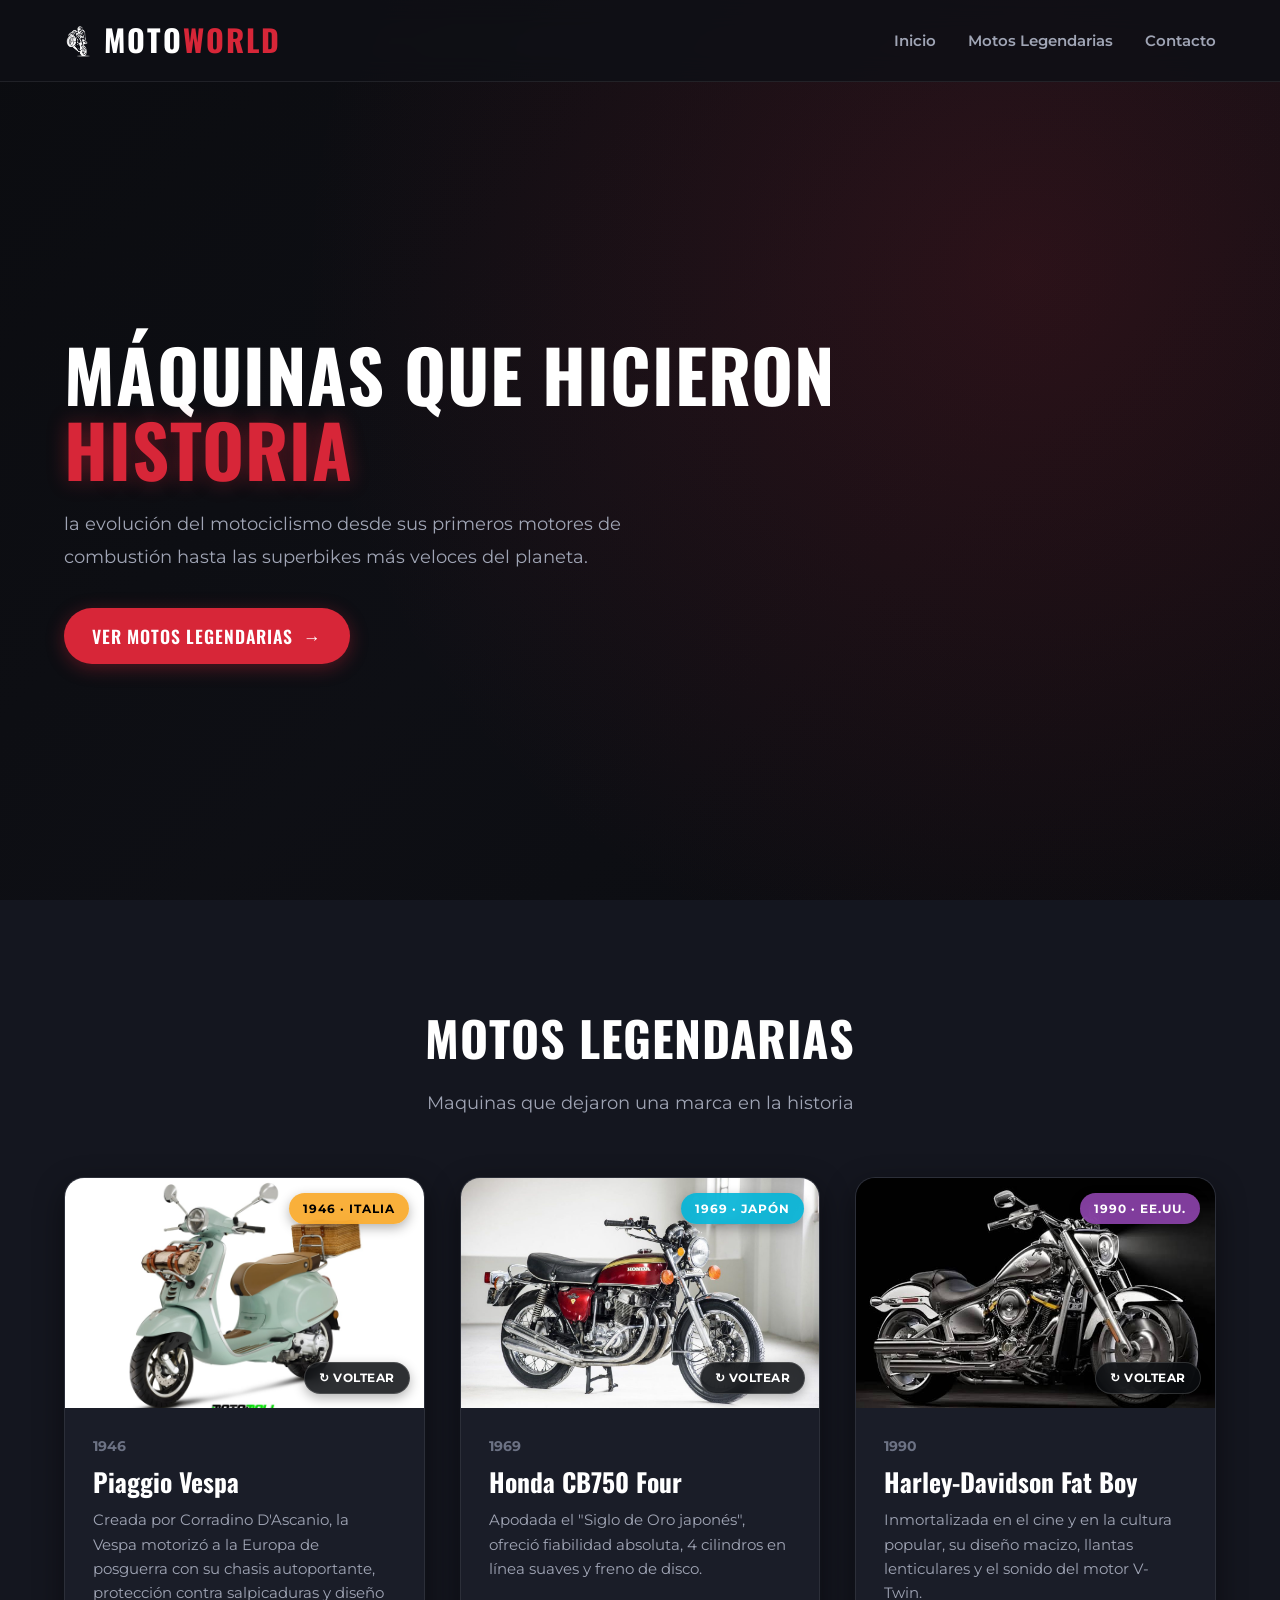
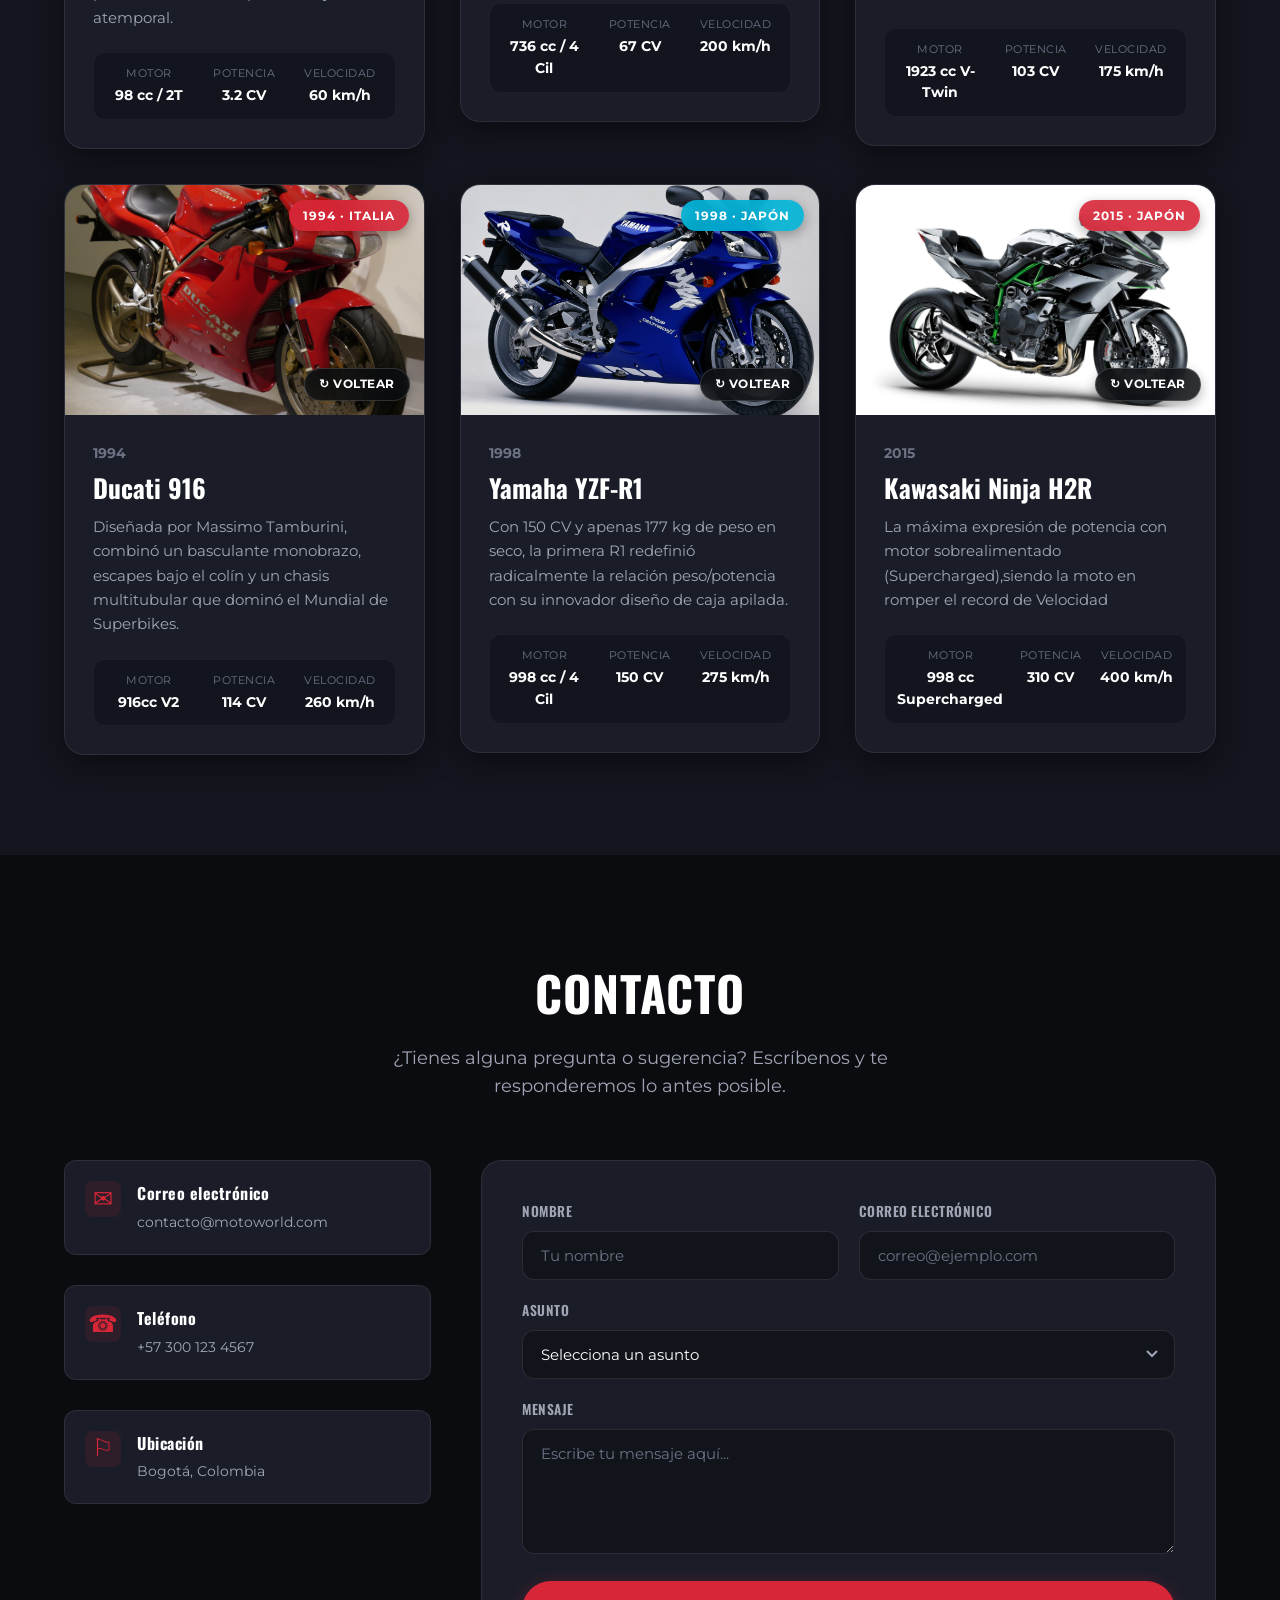
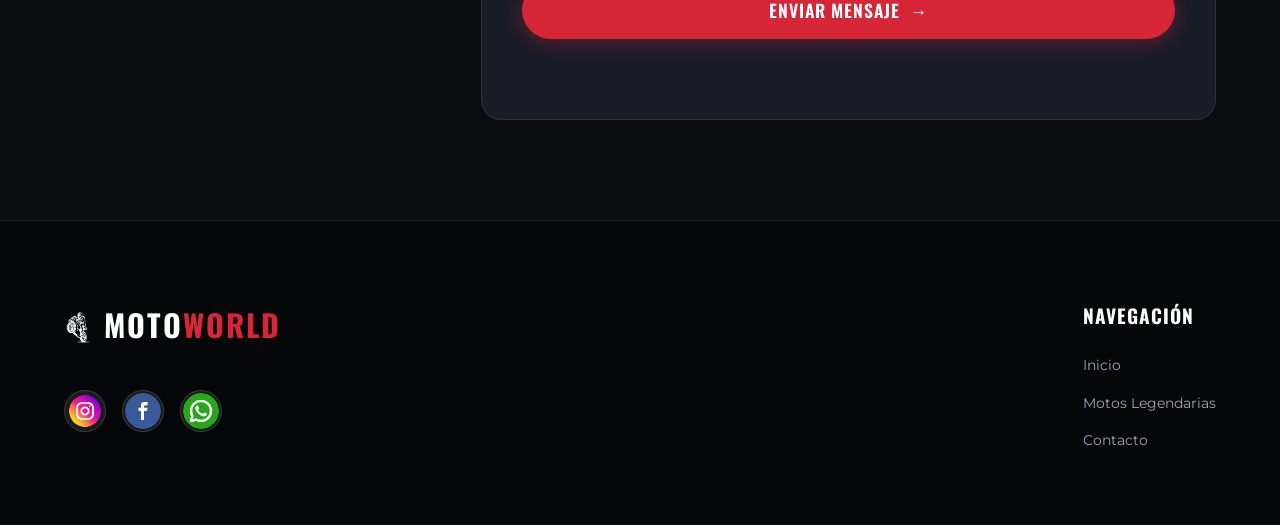
<file: index.html>
<!DOCTYPE html>
<html lang="es">
<head>
    <meta charset="UTF-8">
    <meta name="viewport" content="width=device-width, initial-scale=1.0">
    <meta name="description" content="MotoWorld - Revista digital de motociclismo, historia, motos legendarias y cultura biker.">

    <title>MotoWorld</title>

    <link rel="preconnect" href="https://fonts.googleapis.com">
    <link rel="preconnect" href="https://fonts.gstatic.com" crossorigin>
    <link href="https://fonts.googleapis.com/css2?family=Montserrat:ital,wght@0,300;0,400;0,500;0,600;0,700;0,800;1,400&family= Oswald:wght@400;500;600;700&display=swap" rel="stylesheet">


    <link rel="stylesheet" href="css/style.css">
</head>
<body>
    <header class="header">
        <nav class="navbar container">
            <a href="#hero" class="logo">
                <img src="img/logo/logo.png" alt="MotoWorld Logo" class="logo-img">
                <span>MOTO<span class="logo-highlight">WORLD</span></span>
            </a>
            <ul class="menu">
                <li><a href="#hero">Inicio</a></li>
                <li><a href="#legendarias">Motos Legendarias</a></li>
                <li><a href="#contacto">Contacto</a></li>
            </ul>
        </nav>
    </header>
    <main>
        <section id="hero" class="hero-section">
            <div class="hero-overlay"></div>
            <div class="container hero-container">
                <div class="hero-content">
                    <h1 class="hero-title">
                        MÁQUINAS QUE HICIERON <span class="highlight-text">HISTORIA</span>
                    </h1>
                    <p class="hero-description">
                        la evolución del motociclismo desde sus primeros motores de combustión hasta las superbikes más veloces del planeta.
                    </p>
                    <div class="hero-buttons">
                        <a href="#legendarias" class="btn btn-primary">
                            <span>Ver Motos Legendarias</span>
                            <span class="btn-arrow">→</span>
                        </a>
                    </div>
                </div>
            </div>
        </section>
        <section id="legendarias" class="section legendarias-section">
            <div class="container">
                <div class="section-header text-center">
                    <h2 class="section-title">Motos Legendarias</h2>
                    <p class="section-subtitle">
                        Maquinas que dejaron una marca en la historia
                    </p>
                </div>
                <div class="cards-grid">
                    <article class="card" tabindex="0" aria-label="Piaggio Vespa">
                        <div class="card-inner">
                            <div class="card-face card-front">
                                <div class="card-img-container">
                                    <img src="img/legendary/vespa.jpeg" alt="Piaggio Vespa" class="card-img" loading="lazy">
                                    <span class="card-badge badge-classic">1946 · Italia</span>
                                    <span class="card-flip-hint">↻ Voltear</span>
                                </div>
                                <div class="card-body">
                                    <div class="card-meta">
                                        <span class="card-year">1946</span>
                                    </div>
                                    <h3 class="card-title">Piaggio Vespa</h3>
                                    <p class="card-desc">
                                        Creada por Corradino D'Ascanio, la Vespa motorizó a la Europa de posguerra con su chasis autoportante, protección contra salpicaduras y diseño atemporal.
                                    </p>
                                    <div class="card-specs">
                                        <div class="spec-box">
                                            <span class="spec-label">Motor</span>
                                            <span class="spec-val">98 cc / 2T</span>
                                        </div>
                                        <div class="spec-box">
                                            <span class="spec-label">Potencia</span>
                                            <span class="spec-val">3.2 CV</span>
                                        </div>
                                        <div class="spec-box">
                                            <span class="spec-label">Velocidad</span>
                                            <span class="spec-val">60 km/h</span>
                                        </div>
                                    </div>
                                </div>
                            </div>
                            <div class="card-face card-back">
                                <div class="card-img-container">
                                    <img src="img/legendary/vespa_back.jpg" alt="Vespa detalle velocímetro" class="card-img" loading="lazy">
                                    <span class="card-badge badge-classic">Detalle Clásico</span>
                                    <span class="card-flip-hint">↺ Volver</span>
                                </div>
                                <div class="card-body">
                                    <div class="card-meta">
                                        <span class="card-back-tag">Ingeniería & Legado</span>
                                    </div>
                                    <h3 class="card-title">Icono del Diseño</h3>
                                    <p class="card-desc">
                                        Su elegante manillar con faro redondo y chasis de chapa estampada nacieron inspirados en trenes de aterrizaje aeronáuticos, redefiniendo el transporte urbano.
                                    </p>
                                    <div class="card-specs">
                                        <div class="spec-box">
                                            <span class="spec-label">Chasis</span>
                                            <span class="spec-val">Aeronáutico</span>
                                        </div>
                                        <div class="spec-box">
                                            <span class="spec-label">Ventas</span>
                                            <span class="spec-val">+1M en 10 años</span>
                                        </div>
                                        <div class="spec-box">
                                            <span class="spec-label">Cine</span>
                                            <span class="spec-val">Vacaciones en Roma</span>
                                        </div>
                                    </div>
                                </div>
                            </div>
                        </div>
                    </article>

                    <article class="card" tabindex="0" aria-label="Honda CB750 Four">
                        <div class="card-inner">
                            <div class="card-face card-front">
                                <div class="card-img-container">
                                    <img src="img/legendary/HondaCB750.jpg" alt="Honda CB750 Four" class="card-img" loading="lazy">
                                    <span class="card-badge badge-superbike">1969 · Japón</span>
                                    <span class="card-flip-hint">↻ Voltear</span>
                                </div>
                                <div class="card-body">
                                    <div class="card-meta">
                                        <span class="card-year">1969</span>
                                    </div>
                                    <h3 class="card-title">Honda CB750 Four</h3>
                                    <p class="card-desc">
                                        Apodada el "Siglo de Oro japonés", ofreció fiabilidad absoluta, 4 cilindros en línea suaves y freno de disco.
                                    </p>
                                    <div class="card-specs">
                                        <div class="spec-box">
                                            <span class="spec-label">Motor</span>
                                            <span class="spec-val">736 cc / 4 Cil</span>
                                        </div>
                                        <div class="spec-box">
                                            <span class="spec-label">Potencia</span>
                                            <span class="spec-val">67 CV</span>
                                        </div>
                                        <div class="spec-box">
                                            <span class="spec-label">Velocidad</span>
                                            <span class="spec-val">200 km/h</span>
                                        </div>
                                    </div>
                                </div>
                            </div>
                            <div class="card-face card-back">
                                <div class="card-img-container">
                                    <img src="img/legendary/HondaCB750_back.jpg" alt="Honda CB750 motor cromado" class="card-img" loading="lazy">
                                    <span class="card-badge badge-superbike">Detalle Motor</span>
                                    <span class="card-flip-hint">↺ Volver</span>
                                </div>
                                <div class="card-body">
                                    <div class="card-meta">
                                        <span class="card-back-tag">Mecánica Legendaria</span>
                                    </div>
                                    <h3 class="card-title">La Primera Superbike</h3>
                                    <p class="card-desc">
                                        Sus cuatro tubos de escape cromados independientes y su bloque transversal sin vibracione.
                                    </p>
                                    <div class="card-specs">
                                        <div class="spec-box">
                                            <span class="spec-label">Escapes</span>
                                            <span class="spec-val">4 en 4 Cromados</span>
                                        </div>
                                        <div class="spec-box">
                                            <span class="spec-label">Frenado</span>
                                            <span class="spec-val">Disco Hidráulico</span>
                                        </div>
                                        <div class="spec-box">
                                            <span class="spec-label">Impacto</span>
                                            <span class="spec-val">Revolución Total</span>
                                        </div>
                                    </div>
                                </div>
                            </div>
                        </div>
                    </article>

                    <article class="card" tabindex="0" aria-label="Harley-Davidson Fat Boy">
                        <div class="card-inner">
                            <div class="card-face card-front">
                                <div class="card-img-container">
                                    <img src="img/legendary/FatBoy.jpg" alt="Harley-Davidson Cruiser" class="card-img" loading="lazy">
                                    <span class="card-badge badge-custom">1990 · EE.UU.</span>
                                    <span class="card-flip-hint">↻ Voltear</span>
                                </div>
                                <div class="card-body">
                                    <div class="card-meta">
                                        <span class="card-year">1990</span>
                                    </div>
                                    <h3 class="card-title">Harley-Davidson Fat Boy</h3>
                                    <p class="card-desc">
                                        Inmortalizada en el cine y en la cultura popular, su diseño macizo, llantas lenticulares y el sonido del motor V-Twin.
                                    </p>
                                    <div class="card-specs">
                                        <div class="spec-box">
                                            <span class="spec-label">Motor</span>
                                            <span class="spec-val">1923 cc V-Twin</span>
                                        </div>
                                        <div class="spec-box">
                                            <span class="spec-label">Potencia</span>
                                            <span class="spec-val">103 CV</span>
                                        </div>
                                        <div class="spec-box">
                                            <span class="spec-label">Velocidad</span>
                                            <span class="spec-val">175 km/h</span>
                                        </div>
                                    </div>
                                </div>
                            </div>
                            <div class="card-face card-back">
                                <div class="card-img-container">
                                    <img src="img/legendary/FatBoy_back.jpg" alt="Harley-Davidson Fat Boy llantas y escape" class="card-img" loading="lazy">
                                    <span class="card-badge badge-custom">Detalle Cruiser</span>
                                    <span class="card-flip-hint">↺ Volver</span>
                                </div>
                                <div class="card-body">
                                    <div class="card-meta">
                                        <span class="card-back-tag">Músculo & Hollywood</span>
                                    </div>
                                    <h3 class="card-title">Puro Acero de Milwaukee</h3>
                                    <p class="card-desc">
                                        Sus ruedas macizas de aluminio sin radios "Solid Cast Disc" y sus escapes paralelos escopeta crearon la silueta cruiser más reconocible y musculosa del planeta.
                                    </p>
                                    <div class="card-specs">
                                        <div class="spec-box">
                                            <span class="spec-label">Llantas</span>
                                            <span class="spec-val">Solid Disc 16"</span>
                                        </div>
                                        <div class="spec-box">
                                            <span class="spec-label">Cine</span>
                                            <span class="spec-val">Terminator 2</span>
                                        </div>
                                        <div class="spec-box">
                                            <span class="spec-label">Carácter</span>
                                            <span class="spec-val">V-Twin 45°</span>
                                        </div>
                                    </div>
                                </div>
                            </div>
                        </div>
                    </article>

                    <article class="card" tabindex="0" aria-label="Ducati 916">
                        <div class="card-inner">
                            <div class="card-face card-front">
                                <div class="card-img-container">
                                    <img src="img/legendary/Ducati916.jpg" alt="Ducati Superbike" class="card-img" loading="lazy">
                                    <span class="card-badge badge-racing">1994 · Italia</span>
                                    <span class="card-flip-hint">↻ Voltear</span>
                                </div>
                                <div class="card-body">
                                    <div class="card-meta">
                                        <span class="card-year">1994</span>
                                    </div>
                                    <h3 class="card-title">Ducati 916</h3>
                                    <p class="card-desc">
                                        Diseñada por Massimo Tamburini, combinó un basculante monobrazo, escapes bajo el colín y un chasis multitubular que dominó el Mundial de Superbikes.
                                    </p>
                                    <div class="card-specs">
                                        <div class="spec-box">
                                            <span class="spec-label">Motor</span>
                                            <span class="spec-val">916cc V2</span>
                                        </div>
                                        <div class="spec-box">
                                            <span class="spec-label">Potencia</span>
                                            <span class="spec-val">114 CV</span>
                                        </div>
                                        <div class="spec-box">
                                            <span class="spec-label">Velocidad</span>
                                            <span class="spec-val">260 km/h</span>
                                        </div>
                                    </div>
                                </div>
                            </div>
                            <div class="card-face card-back">
                                <div class="card-img-container">
                                    <img src="img/legendary/Ducati916_back.jpg" alt="Ducati 916 escape colín y basculante" class="card-img" loading="lazy">
                                    <span class="card-badge badge-racing">Detalle Racing</span>
                                    <span class="card-flip-hint">↺ Volver</span>
                                </div>
                                <div class="card-body">
                                    <div class="card-meta">
                                        <span class="card-back-tag">Perfección Tamburini</span>
                                    </div>
                                    <h3 class="card-title">Obra de Arte en Pista</h3>
                                    <p class="card-desc">
                                        Pionera en situar los silenciadores debajo del colín para optimizar el flujo aerodinámico y dejar a la vista su escultural basculante monobrazo trasero.
                                    </p>
                                    <div class="card-specs">
                                        <div class="spec-box">
                                            <span class="spec-label">Colín</span>
                                            <span class="spec-val">Escape Doble</span>
                                        </div>
                                        <div class="spec-box">
                                            <span class="spec-label">Basculante</span>
                                            <span class="spec-val">Monobrazo GP</span>
                                        </div>
                                        <div class="spec-box">
                                            <span class="spec-label">Palmarés</span>
                                            <span class="spec-val">4x Mundial SBK</span>
                                        </div>
                                    </div>
                                </div>
                            </div>
                        </div>
                    </article>

                    <article class="card" tabindex="0" aria-label="Yamaha YZF-R1">
                        <div class="card-inner">
                            <div class="card-face card-front">
                                <div class="card-img-container">
                                    <img src="img/legendary/YamahaR1.png" alt="Yamaha YZF-R1" class="card-img" loading="lazy">
                                    <span class="card-badge badge-superbike">1998 · Japón</span>
                                    <span class="card-flip-hint">↻ Voltear</span>
                                </div>
                                <div class="card-body">
                                    <div class="card-meta">
                                        <span class="card-year">1998</span>
                                    </div>
                                    <h3 class="card-title">Yamaha YZF-R1</h3>
                                    <p class="card-desc">
                                        Con 150 CV y apenas 177 kg de peso en seco, la primera R1 redefinió radicalmente la relación peso/potencia con su innovador diseño de caja apilada.
                                    </p>
                                    <div class="card-specs">
                                        <div class="spec-box">
                                            <span class="spec-label">Motor</span>
                                            <span class="spec-val">998 cc / 4 Cil</span>
                                        </div>
                                        <div class="spec-box">
                                            <span class="spec-label">Potencia</span>
                                            <span class="spec-val">150 CV</span>
                                        </div>
                                        <div class="spec-box">
                                            <span class="spec-label">Velocidad</span>
                                            <span class="spec-val">275 km/h</span>
                                        </div>
                                    </div>
                                </div>
                            </div>
                            <div class="card-face card-back">
                                <div class="card-img-container">
                                    <img src="img/legendary/YamahaR1_back.jpg" alt="Yamaha R1 cabina deportiva" class="card-img" loading="lazy">
                                    <span class="card-badge badge-superbike">Detalle Cabina</span>
                                    <span class="card-flip-hint">↺ Volver</span>
                                </div>
                                <div class="card-body">
                                    <div class="card-meta">
                                        <span class="card-back-tag">Ingeniería Génesis</span>
                                    </div>
                                    <h3 class="card-title">Revolución Compacta</h3>
                                    <p class="card-desc">
                                        Su motor Genesis de 5 válvulas por cilindro con ejes de transmisión apilados redujo la longitud total del bloque motor, permitiendo agilidad de moto de Gran Premio.
                                    </p>
                                    <div class="card-specs">
                                        <div class="spec-box">
                                            <span class="spec-label">Caja</span>
                                            <span class="spec-val">Ejes Apilados</span>
                                        </div>
                                        <div class="spec-box">
                                            <span class="spec-label">Culata</span>
                                            <span class="spec-val">5 Válvulas / Cil</span>
                                        </div>
                                        <div class="spec-box">
                                            <span class="spec-label">Peso Seco</span>
                                            <span class="spec-val">177 kg</span>
                                        </div>
                                    </div>
                                </div>
                            </div>
                        </div>
                    </article>

                    <article class="card" tabindex="0" aria-label="Kawasaki Ninja H2R">
                        <div class="card-inner">
                            <div class="card-face card-front">
                                <div class="card-img-container">
                                    <img src="img/legendary/KawasakiH2R.jpg" alt="Kawasaki Ninja H2R" class="card-img" loading="lazy">
                                    <span class="card-badge badge-racing">2015 · Japón</span>
                                    <span class="card-flip-hint">↻ Voltear</span>
                                </div>
                                <div class="card-body">
                                    <div class="card-meta">
                                        <span class="card-year">2015</span>
                                    </div>
                                    <h3 class="card-title">Kawasaki Ninja H2R</h3>
                                    <p class="card-desc">
                                        La máxima expresión de potencia con motor sobrealimentado (Supercharged),siendo la moto en romper el record de Velocidad
                                    </p>
                                    <div class="card-specs">
                                        <div class="spec-box">
                                            <span class="spec-label">Motor</span>
                                            <span class="spec-val">998 cc Supercharged</span>
                                        </div>
                                        <div class="spec-box">
                                            <span class="spec-label">Potencia</span>
                                            <span class="spec-val">310 CV</span>
                                        </div>
                                        <div class="spec-box">
                                            <span class="spec-label">Velocidad</span>
                                            <span class="spec-val">400 km/h</span>
                                        </div>
                                    </div>
                                </div>
                            </div>
                            <div class="card-face card-back">
                                <div class="card-img-container">
                                    <img src="img/legendary/KawasakiH2R_back.jpg" alt="Kawasaki Ninja H2R alerones y compresor" class="card-img" loading="lazy">
                                    <span class="card-badge badge-racing">Aero & Supercharger</span>
                                    <span class="card-flip-hint">↺ Volver</span>
                                </div>
                                <div class="card-body">
                                    <div class="card-meta">
                                        <span class="card-back-tag">División Aeroespacial</span>
                                    </div>
                                    <h3 class="card-title">Hiperdeportiva Extrema</h3>
                                    <p class="card-desc">
                                        Alerones de fibra de carbono para evitar el despegue a 400 km/h y turbocompresor forjado CNC que gira a más de 130.000 revoluciones por minuto.
                                    </p>
                                    <div class="card-specs">
                                        <div class="spec-box">
                                            <span class="spec-label">Compresor</span>
                                            <span class="spec-val">130.000 RPM</span>
                                        </div>
                                        <div class="spec-box">
                                            <span class="spec-label">Alerones</span>
                                            <span class="spec-val">Fibra Carbono</span>
                                        </div>
                                        <div class="spec-box">
                                            <span class="spec-label">Récord</span>
                                            <span class="spec-val">0-400 km/h 26s</span>
                                        </div>
                                    </div>
                                </div>
                            </div>
                        </div>
                    </article>
                </div>
            </div>
        </section>
        <section id="contacto" class="section contacto-section">
            <div class="container">
                <div class="section-header text-center">
                    <h2 class="section-title">Contacto</h2>
                    <p class="section-subtitle">
                        ¿Tienes alguna pregunta o sugerencia? Escríbenos y te responderemos lo antes posible.
                    </p>
                </div>
                <div class="contacto-wrapper">
                    <div class="contacto-info">
                        <div class="contacto-info-item">
                            <span class="contacto-icon">&#9993;</span>
                            <div>
                                <h4 class="contacto-info-title">Correo electrónico</h4>
                                <p class="contacto-info-text">contacto@motoworld.com</p>
                            </div>
                        </div>
                        <div class="contacto-info-item">
                            <span class="contacto-icon">&#9742;</span>
                            <div>
                                <h4 class="contacto-info-title">Teléfono</h4>
                                <p class="contacto-info-text">+57 300 123 4567</p>
                            </div>
                        </div>
                        <div class="contacto-info-item">
                            <span class="contacto-icon">&#9872;</span>
                            <div>
                                <h4 class="contacto-info-title">Ubicación</h4>
                                <p class="contacto-info-text">Bogotá, Colombia</p>
                            </div>
                        </div>
                    </div>
                    <form class="contacto-form" id="contactForm">
                        <div class="form-row">
                            <div class="form-group">
                                <label for="nombre" class="form-label">Nombre</label>
                                <input type="text" id="nombre" name="nombre" class="form-input" placeholder="Tu nombre" required>
                            </div>
                            <div class="form-group">
                                <label for="email" class="form-label">Correo electrónico</label>
                                <input type="email" id="email" name="email" class="form-input" placeholder="correo@ejemplo.com" required>
                            </div>
                        </div>
                        <div class="form-group">
                            <label for="asunto" class="form-label">Asunto</label>
                            <select id="asunto" name="asunto" class="form-input form-select" required>
                                <option value="" disabled selected>Selecciona un asunto</option>
                                <option value="pregunta">Pregunta general</option>
                                <option value="sugerencia">Sugerencia de contenido</option>
                                <option value="colaboracion">Colaboración</option>
                                <option value="otro">Otro</option>
                            </select>
                        </div>
                        <div class="form-group">
                            <label for="mensaje" class="form-label">Mensaje</label>
                            <textarea id="mensaje" name="mensaje" class="form-input form-textarea" placeholder="Escribe tu mensaje aquí..." rows="5" required></textarea>
                        </div>
                        <button type="submit" class="btn btn-primary btn-submit">
                            <span>Enviar Mensaje</span>
                            <span class="btn-arrow">→</span>
                        </button>
                        <p class="form-status" id="formStatus"></p>
                    </form>
                </div>
            </div>
        </section>
    </main>
    <footer class="footer">
        <div class="container footer-container">
            <div class="footer-col brand-col">
                <div class="logo">
                    <img src="img/logo/logo.png" alt="MotoWorld Logo" class="logo-img">
                    <span>MOTO<span class="logo-highlight">WORLD</span></span>
                </div>
                <div class="social-links"> 
                    <a href="https://instagram.com/" target="_blank" rel="noopener noreferrer" class="social-btn" title="Instagram" aria-label="Instagram">
                        <img src="img/social/instagram.png" alt="Instagram">
                    </a>
                    <a href="https://facebook.com/" target="_blank" rel="noopener noreferrer" class="social-btn" title="Facebook" aria-label="Facebook">
                        <img src="img/social/face.png" alt="Facebook">
                    </a>
                    <a href="https://wa.me/" target="_blank" rel="noopener noreferrer" class="social-btn" title="WhatsApp" aria-label="WhatsApp">
                        <img src="img/social/whatsapp.png" alt="WhatsApp">
                    </a>
                </div>
            </div>
            <div class="footer-col">
                <h4 class="footer-heading">Navegación</h4>
                <ul class="footer-links">
                    <li><a href="#hero">Inicio</a></li>
                    <li><a href="#legendarias">Motos Legendarias</a></li>
                    <li><a href="#contacto">Contacto</a></li>
                </ul>
            </div>
        </div>
    </footer>
    <script src="js/main.js"></script>
</body>
</html>
</file>
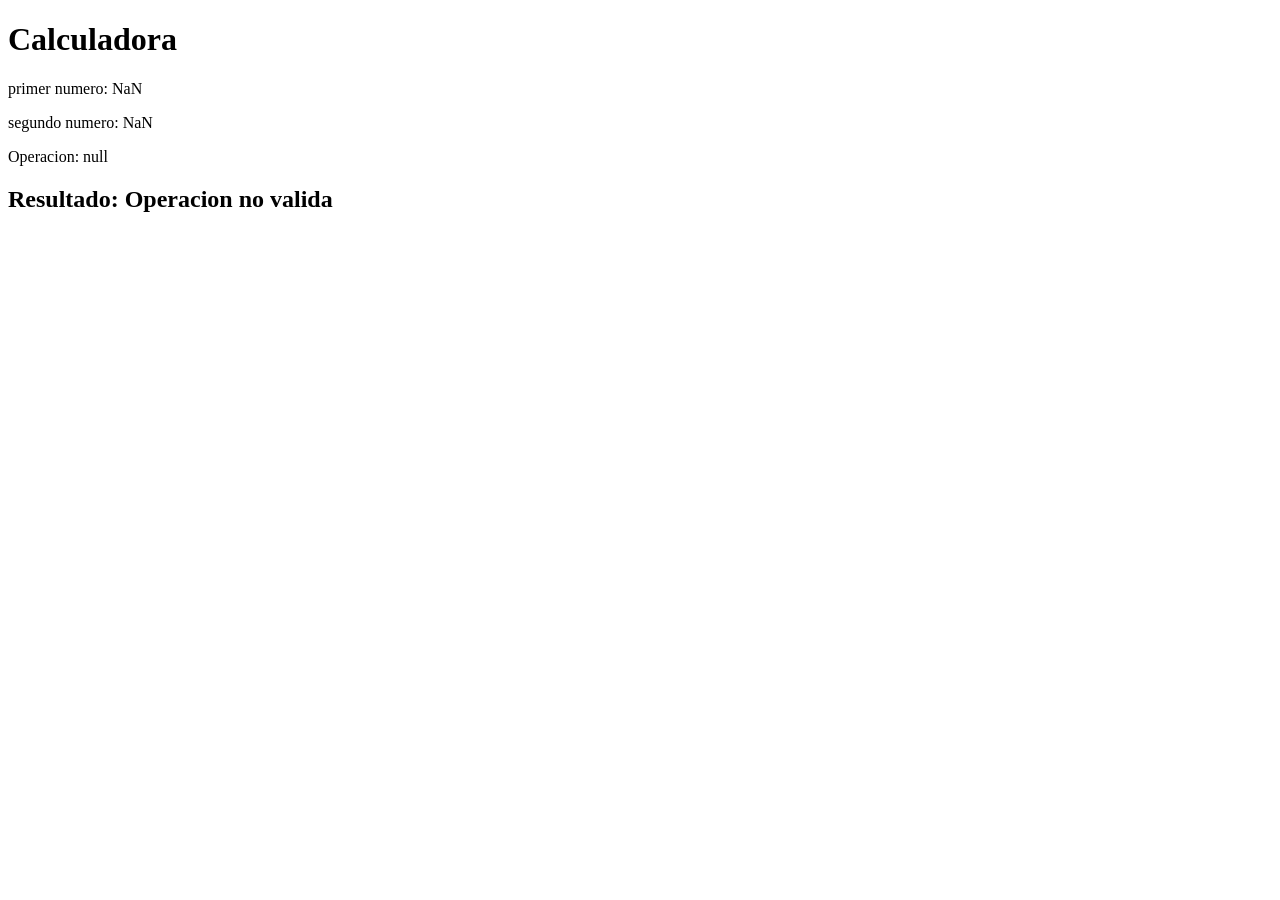
<file: cal.html>
<!DOCTYPE html>
<html lang="es">
<head>
    <meta charset="UTF-8">
    <meta name="viewport" content="width=device-width, initial-scale=1.0">
    <title>Calculadora</title>
</head>
<body>
    <script>
        var nu1 = parseInt(prompt("digite su primer numero"));
        var nu2 = parseInt(prompt("digite su segundo numero"));
        var operacion = prompt("digite su operacion: + , - , * , /");
        var resultado;

        if (operacion == "+") {
            resultado = nu1 + nu2;
        } else if (operacion == "-") {
            resultado = nu1 - nu2;
        } else if (operacion == "*") {
            resultado = nu1 * nu2;
        } else if (operacion == "/") {
            if (nu2 == 0) {
                resultado = "No se puede dividir entre 0";
            } else {
                resultado = nu1 / nu2;
            }
        } else {
            resultado = "Operacion no valida";
        }

        document.write("<h1>Calculadora</h1>");
        document.write("<p>primer numero: " + nu1 + "</p>");
        document.write("<p>segundo numero: " + nu2 + "</p>");
        document.write("<p>Operacion: " + operacion + "</p>");
        document.write("<h2>Resultado: " + resultado + "</h2>");
    </script>
</body>
</html>
</file>
<file: css/style.css>
:root {
    --primary: #D72638;
    --primary-hover: #b01827;
    --primary-glow: rgba(215, 38, 56, 0.35);
    --secondary: #F9A826;

    --bg-main: #0B0C10;
    --bg-surface: #14161F;
    --bg-card: #1A1D28;
    --bg-glass: rgba(15, 16, 22, 0.85);

    --text-light: #FFFFFF;
    --text-muted: #A0A5B5;
    --text-dim: #6C7284;

    --border-subtle: rgba(255, 255, 255, 0.08);
    --shadow-sm: 0 4px 12px rgba(0, 0, 0, 0.3);
    --shadow-md: 0 10px 30px rgba(0, 0, 0, 0.45);
    --shadow-lg: 0 20px 40px rgba(0, 0, 0, 0.6);
    --shadow-card-glow: 0 12px 32px rgba(215, 38, 56, 0.15);

    --font-heading: 'Oswald', sans-serif;
    --font-body: 'Montserrat', sans-serif;

    --trans-normal: 0.35s cubic-bezier(0.25, 1, 0.5, 1);
    --max-width: 1200px;
    --radius-md: 12px;
    --radius-lg: 20px;
    --radius-pill: 50px;
}

*, *::before, *::after {
    margin: 0;
    padding: 0;
    box-sizing: border-box;
}

html {
    scroll-behavior: smooth;
    font-size: 16px;
}

body {
    font-family: var(--font-body);
    background-color: var(--bg-main);
    color: var(--text-light);
    line-height: 1.6;
    overflow-x: hidden;
    -webkit-font-smoothing: antialiased;
}

img {
    width: 100%;
    height: auto;
    display: block;
}

a {
    text-decoration: none;
    color: inherit;
    transition: var(--trans-normal);
}

ul {
    list-style: none;
}

.container {
    width: 90%;
    max-width: var(--max-width);
    margin: 0 auto;
}

.section {
    padding: 100px 0;
    position: relative;
}

.text-center {
    text-align: center;
}

.section-header {
    margin-bottom: 60px;
}

.section-title {
    font-family: var(--font-heading);
    font-size: 3rem;
    font-weight: 700;
    letter-spacing: 1px;
    text-transform: uppercase;
    color: var(--text-light);
    margin-bottom: 12px;
}

.section-subtitle {
    color: var(--text-muted);
    font-size: 1.1rem;
    max-width: 600px;
    margin: 0 auto;
}

.btn {
    display: inline-flex;
    align-items: center;
    justify-content: center;
    gap: 10px;
    padding: 14px 28px;
    font-family: var(--font-heading);
    font-size: 1.1rem;
    font-weight: 600;
    text-transform: uppercase;
    letter-spacing: 1px;
    border-radius: var(--radius-pill);
    cursor: pointer;
    border: none;
    transition: var(--trans-normal);
}

.btn-primary {
    background: var(--primary);
    color: var(--text-light);
    box-shadow: 0 4px 18px var(--primary-glow);
}

.btn-primary:hover {
    background: var(--primary-hover);
    transform: translateY(-3px);
    box-shadow: 0 8px 25px rgba(215, 38, 56, 0.5);
}

.btn-arrow {
    transition: var(--trans-normal);
}

.btn-primary:hover .btn-arrow {
    transform: translateX(5px);
}

.header {
    position: fixed;
    top: 0;
    left: 0;
    width: 100%;
    z-index: 1000;
    background: var(--bg-glass);
    backdrop-filter: blur(14px);
    -webkit-backdrop-filter: blur(14px);
    border-bottom: 1px solid var(--border-subtle);
    transition: var(--trans-normal);
}

.navbar {
    display: flex;
    justify-content: space-between;
    align-items: center;
    padding: 16px 0;
}

.logo {
    font-family: var(--font-heading);
    font-size: 1.9rem;
    font-weight: 700;
    letter-spacing: 2px;
    color: var(--text-light);
    display: inline-flex;
    align-items: center;
    gap: 10px;
    user-select: none;
}

.logo-img {
    height: 38px;
    width: auto;
    max-width: 45px;
    object-fit: contain;
    display: inline-block;
    transition: transform var(--trans-normal), filter var(--trans-normal);
}

.logo:hover .logo-img {
    transform: translateY(-2px) scale(1.1);
    filter: drop-shadow(0 0 8px rgba(215, 38, 56, 0.7));
}

.logo-highlight {
    color: var(--primary);
}

.menu {
    display: flex;
    gap: 32px;
    align-items: center;
}

.menu a {
    font-size: 0.95rem;
    font-weight: 600;
    color: var(--text-muted);
    position: relative;
    padding: 6px 0;
}

.menu a::after {
    content: "";
    position: absolute;
    bottom: 0;
    left: 0;
    width: 0%;
    height: 2px;
    background: var(--primary);
    transition: var(--trans-normal);
}

.menu a:hover {
    color: var(--text-light);
}

.menu a:hover::after {
    width: 100%;
}

.hero-section {
    min-height: 100vh;
    display: flex;
    align-items: center;
    position: relative;
    padding-top: 100px;
    background:
        linear-gradient(135deg, rgba(11, 12, 16, 0.92) 0%, rgba(15, 16, 22, 0.75) 50%, rgba(11, 12, 16, 0.95) 100%),
        url('https://images.unsplash.com/photo-1558981806-ec527fa84c39?auto=format&fit=crop&w=1920&q=80');
    background-size: cover;
    background-position: center;
    background-attachment: fixed;
}

.hero-overlay {
    position: absolute;
    top: 0;
    left: 0;
    width: 100%;
    height: 100%;
    background: radial-gradient(circle at 80% 30%, rgba(215, 38, 56, 0.15) 0%, transparent 60%);
    pointer-events: none;
}

.hero-content {
    max-width: 800px;
    z-index: 2;
    position: relative;
}

.hero-title {
    font-family: var(--font-heading);
    font-size: 4.5rem;
    font-weight: 700;
    line-height: 1.05;
    letter-spacing: 1px;
    margin-bottom: 20px;
    text-transform: uppercase;
}

.highlight-text {
    color: var(--primary);
    text-shadow: 0 0 20px rgba(215, 38, 56, 0.4);
}

.hero-description {
    font-size: 1.15rem;
    color: var(--text-muted);
    line-height: 1.8;
    margin-bottom: 35px;
    max-width: 650px;
}

.hero-buttons {
    display: flex;
    gap: 18px;
}

.legendarias-section {
    background-color: var(--bg-surface);
}

.cards-grid {
    display: grid;
    grid-template-columns: repeat(auto-fit, minmax(340px, 1fr));
    gap: 35px;
}

.card {
    background: transparent;
    perspective: 1400px;
    border: none;
    cursor: pointer;
    outline: none;
    position: relative;
    user-select: none;
    -webkit-tap-highlight-color: transparent;
}

.card-inner {
    position: relative;
    width: 100%;
    height: 100%;
    transform-style: preserve-3d;
    transition: transform 0.8s cubic-bezier(0.34, 1.25, 0.64, 1);
    border-radius: var(--radius-lg);
}

.card:hover .card-inner,
.card.is-flipped .card-inner {
    transform: rotateY(180deg);
}

.card-face {
    width: 100%;
    -webkit-backface-visibility: hidden;
    backface-visibility: hidden;
    border-radius: var(--radius-lg);
    overflow: hidden;
    background: var(--bg-card);
    border: 1px solid var(--border-subtle);
    box-shadow: var(--shadow-md);
    display: flex;
    flex-direction: column;
    transition: border-color var(--trans-normal), box-shadow var(--trans-normal);
}

.card-front {
    position: relative;
    transform: rotateY(0deg);
    z-index: 2;
}

.card-back {
    position: absolute;
    inset: 0;
    height: 100%;
    transform: rotateY(180deg);
    z-index: 1;
    background: linear-gradient(180deg, #161820 0%, #0d0e13 100%);
}

.card:hover .card-face,
.card.is-flipped .card-face {
    border-color: rgba(215, 38, 56, 0.55);
    box-shadow: var(--shadow-card-glow), var(--shadow-lg);
}

.card-flip-hint {
    position: absolute;
    bottom: 14px;
    right: 14px;
    font-size: 0.72rem;
    font-weight: 700;
    letter-spacing: 0.5px;
    text-transform: uppercase;
    padding: 6px 14px;
    border-radius: var(--radius-pill);
    background: rgba(10, 12, 16, 0.85);
    color: var(--text-light);
    border: 1px solid rgba(255, 255, 255, 0.15);
    backdrop-filter: blur(8px);
    -webkit-backdrop-filter: blur(8px);
    box-shadow: var(--shadow-sm);
    z-index: 3;
    display: inline-flex;
    align-items: center;
    gap: 6px;
    transition: var(--trans-normal);
}

.card:hover .card-flip-hint,
.card.is-flipped .card-flip-hint {
    background: var(--primary);
    border-color: var(--primary);
    color: #fff;
    box-shadow: 0 0 14px var(--primary-glow);
}

.card-back-tag {
    font-size: 0.78rem;
    font-weight: 700;
    color: var(--primary);
    letter-spacing: 1px;
    text-transform: uppercase;
}

.card-img-container {
    position: relative;
    height: 230px;
    overflow: hidden;
    background-color: #0c0d12;
}

.card-img {
    width: 100%;
    height: 100%;
    object-fit: cover;
    transition: transform 0.6s cubic-bezier(0.25, 1, 0.5, 1);
}

.card:hover .card-img {
    transform: scale(1.08);
}

.card-badge {
    position: absolute;
    top: 15px;
    right: 15px;
    font-size: 0.75rem;
    font-weight: 700;
    letter-spacing: 1px;
    text-transform: uppercase;
    padding: 6px 14px;
    border-radius: var(--radius-pill);
    backdrop-filter: blur(8px);
    -webkit-backdrop-filter: blur(8px);
    box-shadow: var(--shadow-sm);
    z-index: 2;
}

.badge-classic {
    background: rgba(249, 168, 38, 0.9);
    color: #000;
}

.badge-superbike {
    background: rgba(0, 180, 216, 0.9);
    color: #fff;
}

.badge-custom {
    background: rgba(142, 68, 173, 0.9);
    color: #fff;
}

.badge-racing {
    background: rgba(215, 38, 56, 0.9);
    color: #fff;
}

.card-body {
    padding: 28px;
    display: flex;
    flex-direction: column;
    flex-grow: 1;
}

.card-meta {
    display: flex;
    justify-content: space-between;
    align-items: center;
    margin-bottom: 8px;
}

.card-year {
    font-size: 0.85rem;
    font-weight: 700;
    color: var(--text-dim);
}

.card-title {
    font-family: var(--font-heading);
    font-size: 1.6rem;
    color: var(--text-light);
    margin-bottom: 12px;
    line-height: 1.2;
}

.card-desc {
    color: var(--text-muted);
    font-size: 0.95rem;
    line-height: 1.6;
    margin-bottom: 22px;
    flex-grow: 1;
}

.card-specs {
    display: grid;
    grid-template-columns: repeat(3, 1fr);
    gap: 10px;
    background: rgba(0, 0, 0, 0.25);
    padding: 12px;
    border-radius: var(--radius-md);
    border: 1px solid rgba(255, 255, 255, 0.04);
    text-align: center;
}

.spec-box {
    display: flex;
    flex-direction: column;
}

.spec-label {
    font-size: 0.7rem;
    text-transform: uppercase;
    color: var(--text-dim);
    letter-spacing: 0.5px;
}

.spec-val {
    font-size: 0.85rem;
    font-weight: 700;
    color: var(--text-light);
    margin-top: 2px;
}

.contacto-section {
    background-color: var(--bg-main);
}

.contacto-wrapper {
    display: grid;
    grid-template-columns: 1fr 2fr;
    gap: 50px;
    align-items: start;
}

.contacto-info {
    display: flex;
    flex-direction: column;
    gap: 30px;
}

.contacto-info-item {
    display: flex;
    align-items: flex-start;
    gap: 16px;
    padding: 20px;
    background: var(--bg-card);
    border-radius: var(--radius-md);
    border: 1px solid var(--border-subtle);
    transition: var(--trans-normal);
}

.contacto-info-item:hover {
    border-color: rgba(215, 38, 56, 0.4);
    box-shadow: 0 4px 20px rgba(215, 38, 56, 0.1);
    transform: translateY(-2px);
}

.contacto-icon {
    font-size: 1.5rem;
    color: var(--primary);
    min-width: 36px;
    height: 36px;
    display: flex;
    align-items: center;
    justify-content: center;
    background: rgba(215, 38, 56, 0.1);
    border-radius: 8px;
}

.contacto-info-title {
    font-family: var(--font-heading);
    font-size: 1rem;
    color: var(--text-light);
    letter-spacing: 0.5px;
    margin-bottom: 4px;
}

.contacto-info-text {
    color: var(--text-muted);
    font-size: 0.9rem;
}

.contacto-form {
    background: var(--bg-card);
    padding: 40px;
    border-radius: var(--radius-lg);
    border: 1px solid var(--border-subtle);
}

.form-row {
    display: grid;
    grid-template-columns: 1fr 1fr;
    gap: 20px;
}

.form-group {
    margin-bottom: 20px;
}

.form-label {
    display: block;
    font-family: var(--font-heading);
    font-size: 0.85rem;
    font-weight: 600;
    color: var(--text-muted);
    text-transform: uppercase;
    letter-spacing: 0.5px;
    margin-bottom: 8px;
}

.form-input {
    width: 100%;
    padding: 14px 18px;
    font-family: var(--font-body);
    font-size: 0.95rem;
    color: var(--text-light);
    background: rgba(0, 0, 0, 0.3);
    border: 1px solid rgba(255, 255, 255, 0.1);
    border-radius: var(--radius-md);
    outline: none;
    transition: var(--trans-normal);
}

.form-input::placeholder {
    color: var(--text-dim);
}

.form-input:focus {
    border-color: var(--primary);
    box-shadow: 0 0 0 3px rgba(215, 38, 56, 0.15);
}

.form-select {
    cursor: pointer;
    appearance: none;
    background-image: url("data:image/svg+xml,%3Csvg xmlns='http://www.w3.org/2000/svg' width='12' height='8'%3E%3Cpath d='M1 1l5 5 5-5' stroke='%23A0A5B5' stroke-width='2' fill='none'/%3E%3C/svg%3E");
    background-repeat: no-repeat;
    background-position: right 16px center;
}

.form-select option {
    background: var(--bg-card);
    color: var(--text-light);
}

.form-textarea {
    resize: vertical;
    min-height: 120px;
}

.btn-submit {
    width: 100%;
    padding: 16px;
    font-size: 1.1rem;
}

.form-status {
    text-align: center;
    margin-top: 16px;
    font-size: 0.9rem;
    font-weight: 600;
    min-height: 24px;
}

.form-status.success {
    color: #2ecc71;
}

.form-status.error {
    color: var(--primary);
}

.footer {
    background-color: #060709;
    padding-top: 80px;
    border-top: 1px solid var(--border-subtle);
}

.footer-container {
    display: flex;
    justify-content: space-between;
    align-items: flex-start;
    gap: 40px;
    padding-bottom: 60px;
}

.brand-col .logo {
    margin-bottom: 20px;
}

.social-links {
    display: flex;
    align-items: center;
    gap: 16px;
    margin-top: 20px;
}

.social-btn {
    width: 42px;
    height: 42px;
    border-radius: 50%;
    display: inline-flex;
    align-items: center;
    justify-content: center;
    background: rgba(255, 255, 255, 0.08);
    border: 1px solid rgba(255, 255, 255, 0.15);
    padding: 2px;
    transition: var(--trans-normal);
    overflow: hidden;
}

.social-btn img {
    width: 100%;
    height: 100%;
    object-fit: cover;
    border-radius: 50%;
    display: block;
    transition: transform var(--trans-normal), filter var(--trans-normal);
}

.social-btn:hover {
    transform: translateY(-4px) scale(1.1);
    border-color: var(--primary);
    box-shadow: 0 6px 20px rgba(215, 38, 56, 0.35);
}

.social-btn:hover img {
    filter: brightness(1.15);
}

.footer-heading {
    font-family: var(--font-heading);
    font-size: 1.2rem;
    color: var(--text-light);
    margin-bottom: 20px;
    letter-spacing: 1px;
    text-transform: uppercase;
}

.footer-links li {
    margin-bottom: 12px;
}

.footer-links a {
    color: var(--text-muted);
    font-size: 0.9rem;
}

.footer-links a:hover {
    color: var(--primary);
    padding-left: 5px;
}

.footer-bottom {
    background-color: #030304;
    padding: 20px 0;
    text-align: center;
    border-top: 1px solid rgba(255, 255, 255, 0.03);
}

.footer-bottom p {
    font-size: 0.85rem;
    color: var(--text-dim);
}

@media (max-width: 1024px) {
    .hero-title {
        font-size: 3.8rem;
    }
}

@media (max-width: 768px) {
    .section {
        padding: 70px 0;
    }

    .navbar {
        flex-direction: column;
        gap: 16px;
    }

    .menu {
        flex-wrap: wrap;
        justify-content: center;
        gap: 16px;
    }

    .hero-title {
        font-size: 2.8rem;
    }

    .hero-description {
        font-size: 1rem;
    }

    .hero-buttons {
        flex-direction: column;
    }

    .cards-grid {
        grid-template-columns: 1fr;
    }

    .footer-container {
        flex-direction: column;
        gap: 35px;
    }

    .contacto-wrapper {
        grid-template-columns: 1fr;
    }

    .form-row {
        grid-template-columns: 1fr;
    }

    .contacto-form {
        padding: 24px;
    }
}

@media (max-width: 480px) {
    .section-title {
        font-size: 2.2rem;
    }

    .hero-title {
        font-size: 2.2rem;
    }

    .cards-grid {
        grid-template-columns: 1fr;
    }
}
</file>
